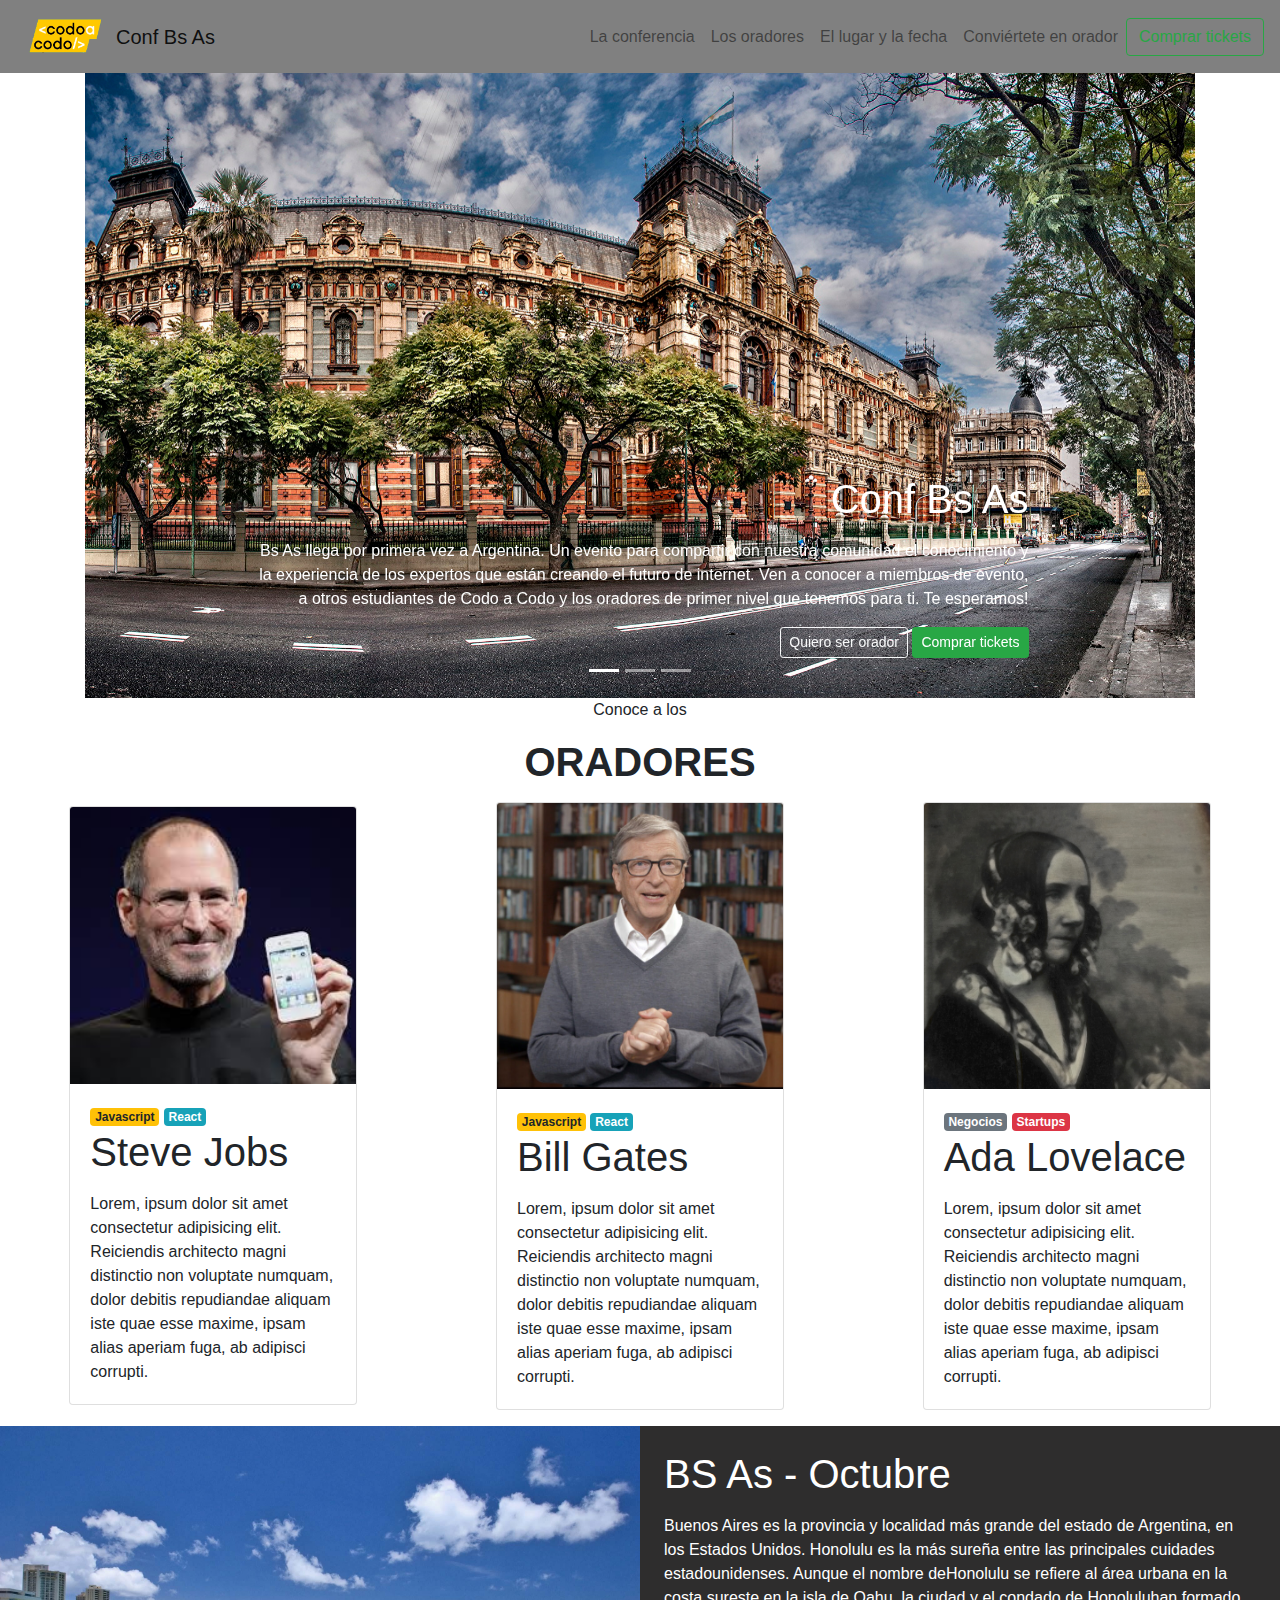
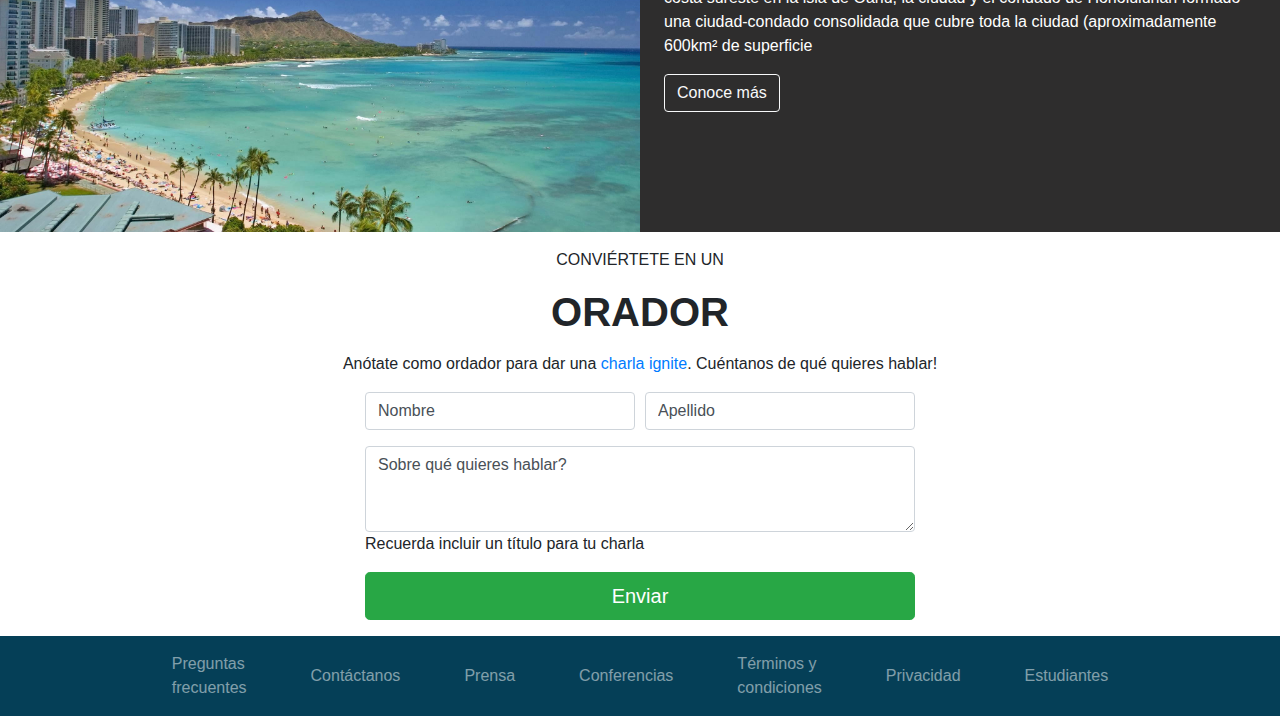
<file: DiegoTpintegradorJS/index.html>
<!DOCTYPE html>
<html lang="en">
<head>
    <meta charset="UTF-8">
    <meta http-equiv="X-UA-Compatible" content="IE=edge">
    <meta name="viewport" content="width=device-width, initial-scale=1.0">
    <title>- Diego Rivero * TP integrador -</title>
    <link rel="stylesheet" href="./bootstrap-4.6.2-dist/css/bootstrap.min.css">
    <link rel="stylesheet" href="./styletp.css">
</head>
<body>
    <header>
<nav class="navbar navbar-expand-lg navbar-light" style="background-color:gray">
    <img src="./img/codoacodo.png" width="100" alt="">
    <a class="navbar-brand">Conf Bs As</a>
  <button class="navbar-toggler" type="button" data-toggle="collapse" data-target="#navbarScroll" aria-controls="navbarScroll" aria-expanded="false" aria-label="Toggle navigation">
    <span class="navbar-toggler-icon"></span>
  </button>
  <div class="collapse navbar-collapse nav justify-content-end" id="navbarScroll">
    <ul class="navbar-nav my-2 my-lg-0 navbar-nav-scroll" style="max-height: 100px;">
        <li class="nav-item">
        <a class="nav-link" href="#">La conferencia</a>
      </li>
      <li class="nav-item">
        <a class="nav-link" href="#">Los oradores</a>
      </li>
      <li class="nav-item">
        <a class="nav-link" href="#">El lugar y la fecha</a>
      </li>
      <li class="nav-item">
        <a class="nav-link" href="#">Conviértete en orador</a>
      </li>
    </ul>
    <form>
      <a target="_blank" href="/DiegoTpintegradorJS/compraticketsjs.html">
        <button class="btn btn-outline-success" type="button">Comprar tickets</button>
      </a>
    </form>
  </div>
</nav>
    </header>
        
    <main>
<section>
    <article class="container d-flex">   
    <div id="carouselExampleIndicators" class="carousel slide" data-ride="carousel">
        <ol class="carousel-indicators">
          <li data-target="#carouselExampleIndicators" data-slide-to="0" class="active"></li>
          <li data-target="#carouselExampleIndicators" data-slide-to="1"></li>
          <li data-target="#carouselExampleIndicators" data-slide-to="2"></li>
        </ol>
        <div class="carousel-inner">
          <div class="carousel-item active">
            <img src="./img/ba1.jpg" class="d-block w-100" alt="...">
          </div>
          <div class="carousel-caption d-md-block">
            <div class="text-right">
             <h5>Conf Bs As</h5>
             <p>Bs As llega por primera vez a Argentina. Un evento para compartir con nuestra comunidad el conocimiento y la experiencia de los expertos que están creando el futuro de internet. Ven a conocer a miembros de evento, a otros estudiantes de Codo a Codo y los oradores de primer nivel que tenemos para ti. Te esperamos!</p>
             <button type="button" class="btn btn-outline-light btn-sm">Quiero ser orador</button>
             <a target="_blank" href="/DiegoTpintegradorJS/compraticketsjs.html">
              <button type="button" class="btn btn-success btn-sm">Comprar tickets</button>
             </a>
            </div>
          </div>
          <div class="carousel-item">
            <img src="./img/ba2.jpg" class="d-block w-100" alt="...">
          </div>
          <div class="carousel-item">
            <img src="./img/ba3.jpg" class="d-block w-100" alt="...">
          </div>
        </div>
        <button class="carousel-control-prev" type="button" data-target="#carouselExampleIndicators" data-slide="prev">
          <span class="carousel-control-prev-icon" aria-hidden="true"></span>
          <span class="sr-only">Previous</span>
        </button>
        <button class="carousel-control-next" type="button" data-target="#carouselExampleIndicators" data-slide="next">
          <span class="carousel-control-next-icon" aria-hidden="true"></span>
          <span class="sr-only">Next</span>
        </button>
      
    </div>

    </article>
    <article class="container-sm">
      
      <p class="text-center">Conoce a los</p>
      <h5 class="font-weight-bold text-center">ORADORES</h5>
    
    </article>
  
    <article id="container">
        <div class="card" style="width: 18rem;">
            <img src="./img/steve.jpg" class="card-img-top" alt="...">
            <div class="card-body">
                <span class="badge badge-warning">Javascript</span>
                <span class="badge badge-info">React</span>
                <h5>Steve Jobs</h5>
              <p class="card-text">Lorem, ipsum dolor sit amet consectetur adipisicing elit. Reiciendis architecto magni distinctio non voluptate numquam, dolor debitis repudiandae aliquam iste quae esse maxime, ipsam alias aperiam fuga, ab adipisci corrupti.</p>
            </div>
          </div>
          <div class="card" style="width: 18rem;">
            <img src="./img/bill.jpg" class="card-img-top" alt="...">
            <div class="card-body">
                <span class="badge badge-warning">Javascript</span>
                <span class="badge badge-info">React</span>
                <h5>Bill Gates</h5>
              <p class="card-text">Lorem, ipsum dolor sit amet consectetur adipisicing elit. Reiciendis architecto magni distinctio non voluptate numquam, dolor debitis repudiandae aliquam iste quae esse maxime, ipsam alias aperiam fuga, ab adipisci corrupti.</p>
            </div>
          </div>
          <div class="card" style="width: 18rem;">
            <img src="./img/ada.jpeg" class="card-img-top" alt="...">
            <div class="card-body">
              <span class="badge badge-secondary">Negocios</span>
              <span class="badge badge-danger">Startups</span>
              <h5>Ada Lovelace</h5>
              <p class="card-text">Lorem, ipsum dolor sit amet consectetur adipisicing elit. Reiciendis architecto magni distinctio non voluptate numquam, dolor debitis repudiandae aliquam iste quae esse maxime, ipsam alias aperiam fuga, ab adipisci corrupti.</p>
            </div>
          </div>
    </article>
  <p></p>
    <article>

      <div class="row no-gutters bg-light position-relative">
         <div class="col-md-6 mb-md-0">
          <img src="./img/honolulu.jpg" class="w-100" alt="...">
         </div>
         <div class="col-md-6 position-static p-4 pl-md-4 background-color">
          <h5 class="mt-0">BS As - Octubre</h5>
          <p> Buenos Aires es la provincia y localidad más grande del estado de Argentina, en los Estados Unidos. Honolulu es la más sureña entre las principales cuidades estadounidenses. Aunque el nombre deHonolulu se refiere al área urbana en la costa sureste en la isla de Oahu, la ciudad y el condado de Honoluluhan formado una ciudad-condado consolidada que cubre toda la ciudad (aproximadamente 600km² de superficie</p>
          <button type="button" class="btn btn-outline-light">Conoce más</button>
         </div>
      </div>

    </article>
    <p></p>
    <article class="container-sm">
      
      <p class="text-center">CONVIÉRTETE EN UN</p>
      <h5 class="font-weight-bold text-center">ORADOR</h5>
      <P class="text-center">Anótate como ordador para dar una <a href="#" class="text-primary">charla ignite</a>. Cuéntanos de qué quieres hablar!</P>
    
      <form>
        <div class="form-row justify-content-center">
          <div class="col-md-3 mb-3">
            <input type="text" class="form-control" id="validationDefault01" value="Nombre" required>
          </div>
          <div class="col-md-3 mb-3">
            <input type="text" class="form-control" id="validationDefault02" value="Apellido" required>
          </div>
        </div>
        <div class="form-row justify-content-center">
          <div class="col-md-6 mb-6">
            <textarea rows="3" input="text" class="form-control">Sobre qué quieres hablar?
            </textarea>
            <p>Recuerda incluir un título para tu charla</p>
              <button type="button" class="btn btn-success btn-lg btn-block">Enviar</button>
            </div>
          </div>
      </form>

    </article>
</section>
<P></P>

    </main>
    
    <footer>
      
      <nav class="navbar navbar-expand-lg navbar-dark" style="background-color:rgb(5, 63, 87)">
        <div class="w-100 collapse navbar-collapse container justify-content-center" id="navbar-nav">
          <ul class="navbar-nav align-items-center justify-content-between">
            <li class="nav-item mx-4">
              <a class="nav-link" href="#">Preguntas<br>frecuentes</a>
            </li>
            <li class="nav-item mx-4">
              <a class="nav-link" href="#">Contáctanos</a>
            </li>
            <li class="nav-item mx-4">
              <a class="nav-link" href="#">Prensa</a>
            </li>
            <li class="nav-item mx-4">
              <a class="nav-link" href="#">Conferencias</a>
            </li>
            <li class="nav-item mx-4">
              <a class="nav-link" href="#">Términos y <br>condiciones</a>
            </li>
            <li class="nav-item mx-4">
              <a class="nav-link" href="#">Privacidad</a>
            </li>
            <li class="nav-item mx-4">
              <a class="nav-link" href="#">Estudiantes</a>
            </li>
          </ul>
        </div>
      </nav>
      
    </footer>


    <script src="https://cdn.jsdelivr.net/npm/jquery@3.5.1/dist/jquery.slim.min.js" integrity="sha384-DfXdz2htPH0lsSSs5nCTpuj/zy4C+OGpamoFVy38MVBnE+IbbVYUew+OrCXaRkfj" crossorigin="anonymous"></script>
<script src="https://cdn.jsdelivr.net/npm/bootstrap@4.6.2/dist/js/bootstrap.bundle.min.js" integrity="sha384-Fy6S3B9q64WdZWQUiU+q4/2Lc9npb8tCaSX9FK7E8HnRr0Jz8D6OP9dO5Vg3Q9ct" crossorigin="anonymous"></script>
</body>
</html>
</file>
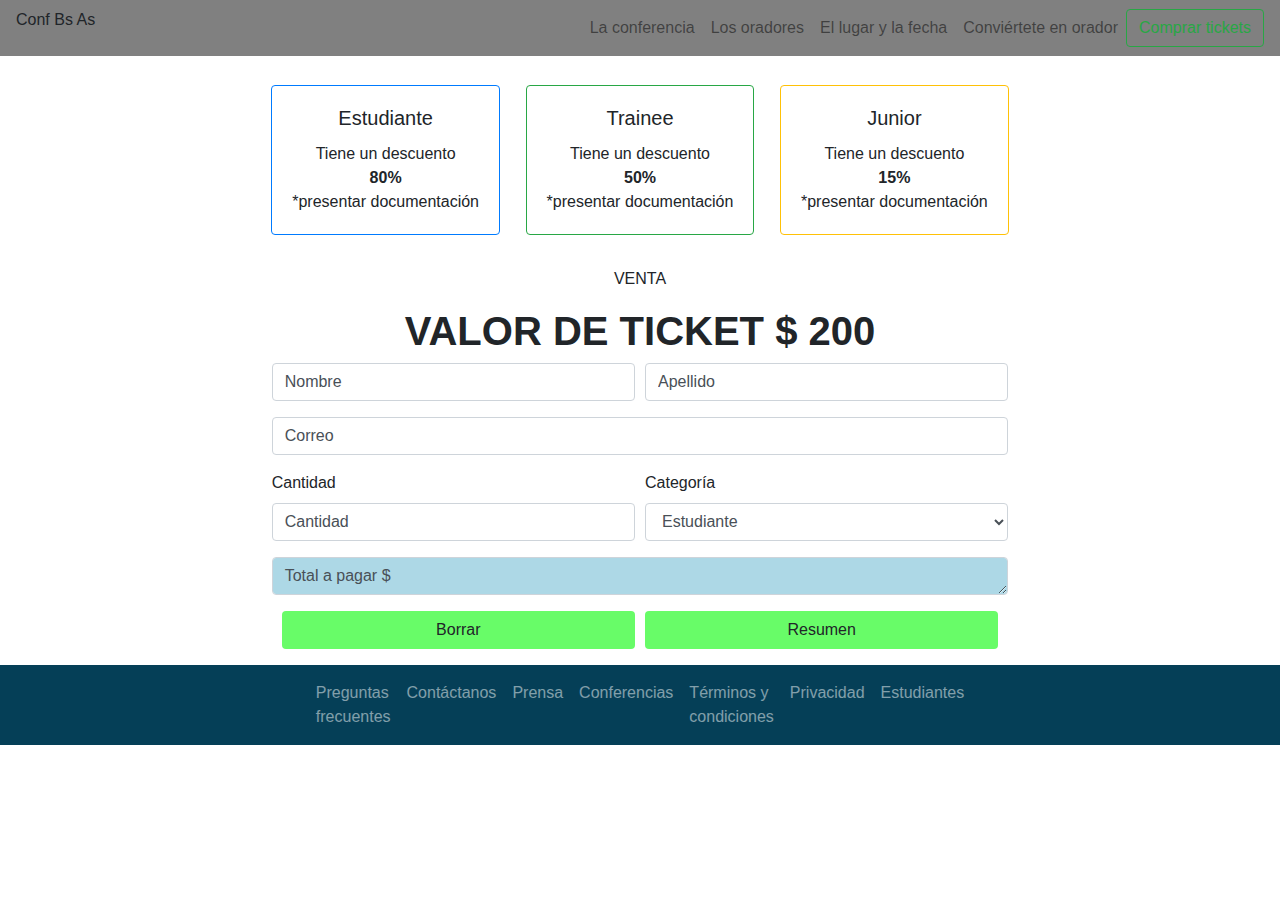
<file: DiegoTpintegradorJS/compraticketsjs.html>
<!DOCTYPE html>
<html lang="en">
<head>
    <meta charset="UTF-8">
    <meta http-equiv="X-UA-Compatible" content="IE=edge">
    <meta name="viewport" content="width=device-width, initial-scale=1.0">
    <title>Diego Rivero comisión 23050 - TP integrador JS</title>
    <link rel="stylesheet" href="./bootstrap-4.6.2-dist/css/bootstrap.min.css">
    <link rel="stylesheet" href="style.css">
    
   
</head>
<body>
   
   <header>
    <nav class="navbar navbar-expand-lg navbar-light" style="background-color:gray">
      <p>Conf Bs As</p>
      <button class="navbar-toggler" type="button" data-toggle="collapse" data-target="#navbarScroll" aria-controls="navbarScroll" aria-expanded="false" aria-label="Toggle navigation">
        <span class="navbar-toggler-icon"></span>
      </button>
      <div class="collapse navbar-collapse nav justify-content-end" id="navbarScroll">
        <ul class="navbar-nav my-2 my-lg-0 navbar-nav-scroll" style="max-height: 100px;">
            <li class="nav-item">
            <a class="nav-link" href="#">La conferencia</a>
          </li>
          <li class="nav-item">
            <a class="nav-link" href="#">Los oradores</a>
          </li>
          <li class="nav-item">
            <a class="nav-link" href="#">El lugar y la fecha</a>
          </li>
          <li class="nav-item">
            <a class="nav-link" href="#">Conviértete en orador</a>
          </li>
        </ul>
        <form>
          <button class="btn btn-outline-success" type="submit">Comprar tickets</button>
        </form>
      </div>
    </nav>
   </header>

   <main>
   
    <p></p>
     <article id="container">
        <div class="card border-primary mb-3" style="max-width: 18rem ;text-align:center; margin: 1%;">
            <div class="card-body">
              <h5 class="card-title">Estudiante</h5>
              <p class="card-text">Tiene un descuento<br><b>80%</b><br>*presentar documentación</p>
            </div>
          </div>
          <div class="card border-success mb-3" style="max-width: 18rem ;text-align:center; margin: 1%;">
            <div class="card-body">
              <h5 class="card-title">Trainee</h5>
              <p class="card-text">Tiene un descuento<br><b>50%</b><br>*presentar documentación</p>
            </div>
          </div>
          <div class="card border-warning mb-3" style="max-width: 18rem ;text-align:center; margin: 1%;">
            <div class="card-body">
              <h5 class="card-title">Junior</h5>
              <p class="card-text">Tiene un descuento<br><b>15%</b><br>*presentar documentación</p>
            </div>
          </div>
     </article>

     <p></p>
     <article class="container-sm">
       
       <p class="text-center">VENTA</p>
       <h1 class="font-weight-bold text-center">VALOR DE TICKET $ 200</h1>
     
       <form id="form">
         <div class="form-row justify-content-center">
           <div class="col-md-4 mb-3">
             <input id="name" type="text" class="form-control" id="validationDefault01" value="Nombre" required>  
           </div>
           <div class="col-md-4 mb-3">
             <input id="surname" type="text" class="form-control" id="validationDefault02" value="Apellido" required>
           </div>
         </div>
           <div class="form-row justify-content-center">
            <div class="col-md-8 mb-3">
             <input id="email" type="email" class="form-control" id="exampleInputEmail1" aria-describedby="emailHelp" value="Correo" required>
            </div>
           </div>
         <div class="form-row justify-content-center">
            <div class="col-md-4 mb-3">
                <label for="validationDefault03">Cantidad</label>
                <input id="amount" type="text" class="form-control" id="validationDefault03" value="Cantidad" required>
              </div>
              <div class="col-md-4 mb-3">
                <label for="validationDefault04">Categoría</label>
            <select id="categoria" class="form-control">
                <option>Estudiante</option>
                <option>Trainee</option>
                <option>Junior</option>
            </select>
          </div>
         </div>
          <div class="form-row justify-content-center">
            <div class="col-md-8 mb-3">
              <textarea id="total" class="form-control" rows="1">Total a pagar $</textarea>
            </div>
           </div>
       
           <div class="container">
            <div class="form-row justify-content-center">
             <div class="col-md-4">
              <input type="button" id="bgbutton" class="btn btn-block" value="Borrar" onclick="resetForm()" ></button>
             </div>
             <div class="col-md-4">
              <input type="submit" id="bgbutton" class="btn btn-block" value="Resumen"></button>
             </div>
            </div>
           </div>
        </form>
    </article>
    <script src="./js/app.js"></script>
   <p></p>
   </main>

   <footer>
    <nav class="navbar navbar-expand-lg navbar-dark" style="background-color:rgb(5, 63, 87)">
        <div class="collapse navbar-collapse container justify-content-center" id="navbar-nav">
         <ul class="navbar-nav justify-content-between">
             <li class="nav-item">
              <a class="nav-link"  href="#">Preguntas<br>frecuentes</a>
             </li>
             <li class="nav-item">
              <a class="nav-link"  href="#">Contáctanos</a>
             </li>
             <li class="nav-item">
              <a class="nav-link"  href="#">Prensa</a>
             </li>
             <li class="nav-item">
              <a class="nav-link"  href="#">Conferencias</a>
             </li>
             <li class="nav-item">
              <a class="nav-link"  href="#">Términos y <br>condiciones</a>
             </li>
             <li class="nav-item">
              <a class="nav-link"  href="#">Privacidad</a>
             </li>
             <li class="nav-item">
              <a class="nav-link"  href="#">Estudiantes</a>
             </li>
         </ul>
        </div>
      </nav>
 
   </footer>

   

</body>
</html>
</file>
<file: DiegoTpintegradorJS/styletp.css>
.textCards{
    color: black; text-align: center;
}

#container{
    align-items: center; 
    display: flex;
    justify-content:space-around ;
    flex-wrap: wrap;
    align-content: center;
}

.background-color{
    background-color:rgb(46, 45, 45);
    color: white;
    
    }   


h5 {
    font-size: 2.5rem; 
    line-height: 1.2; 
    margin-bottom: 1rem; 
  }
  
  p {
    font-size: 1rem; 
    line-height: 1.5; 
    margin-bottom: 1rem; 
  }
  
  @media (max-width: 768px) {
    h5 {
      font-size: 1rem;
      line-height: 0.5;
    }
    
    p {
      font-size: 0.6rem;
      line-height: 0.9;
    }
  }
</file>
<file: DiegoTpintegradorJS/style.css>
#container{
    align-items: center; 
    display: flex;
    justify-content:center ;
    flex-wrap: wrap;
    align-content: center;
}

#tarjetas{
    text-align: center;
}

#total{
    background-color:lightblue ;
}
#bgbutton{
    background-color:rgb(104, 252, 104) ;
}
</file>
